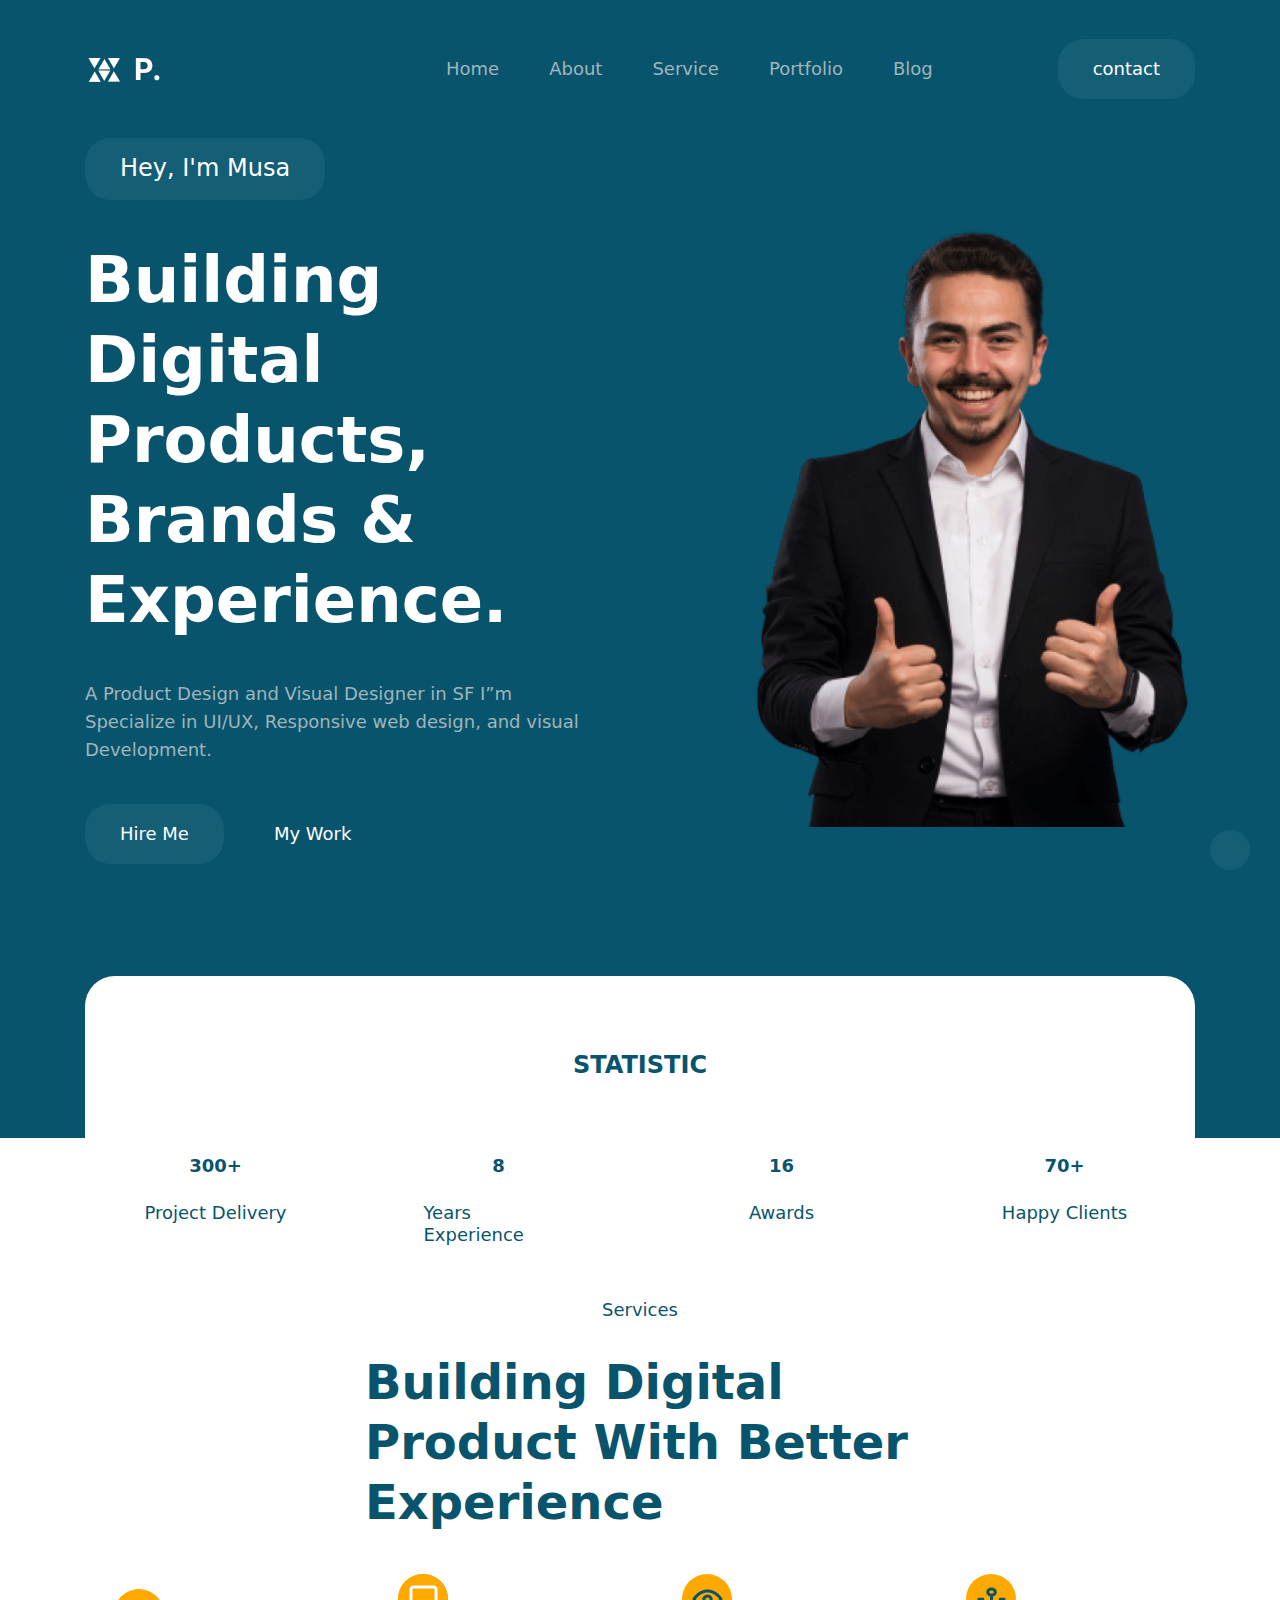
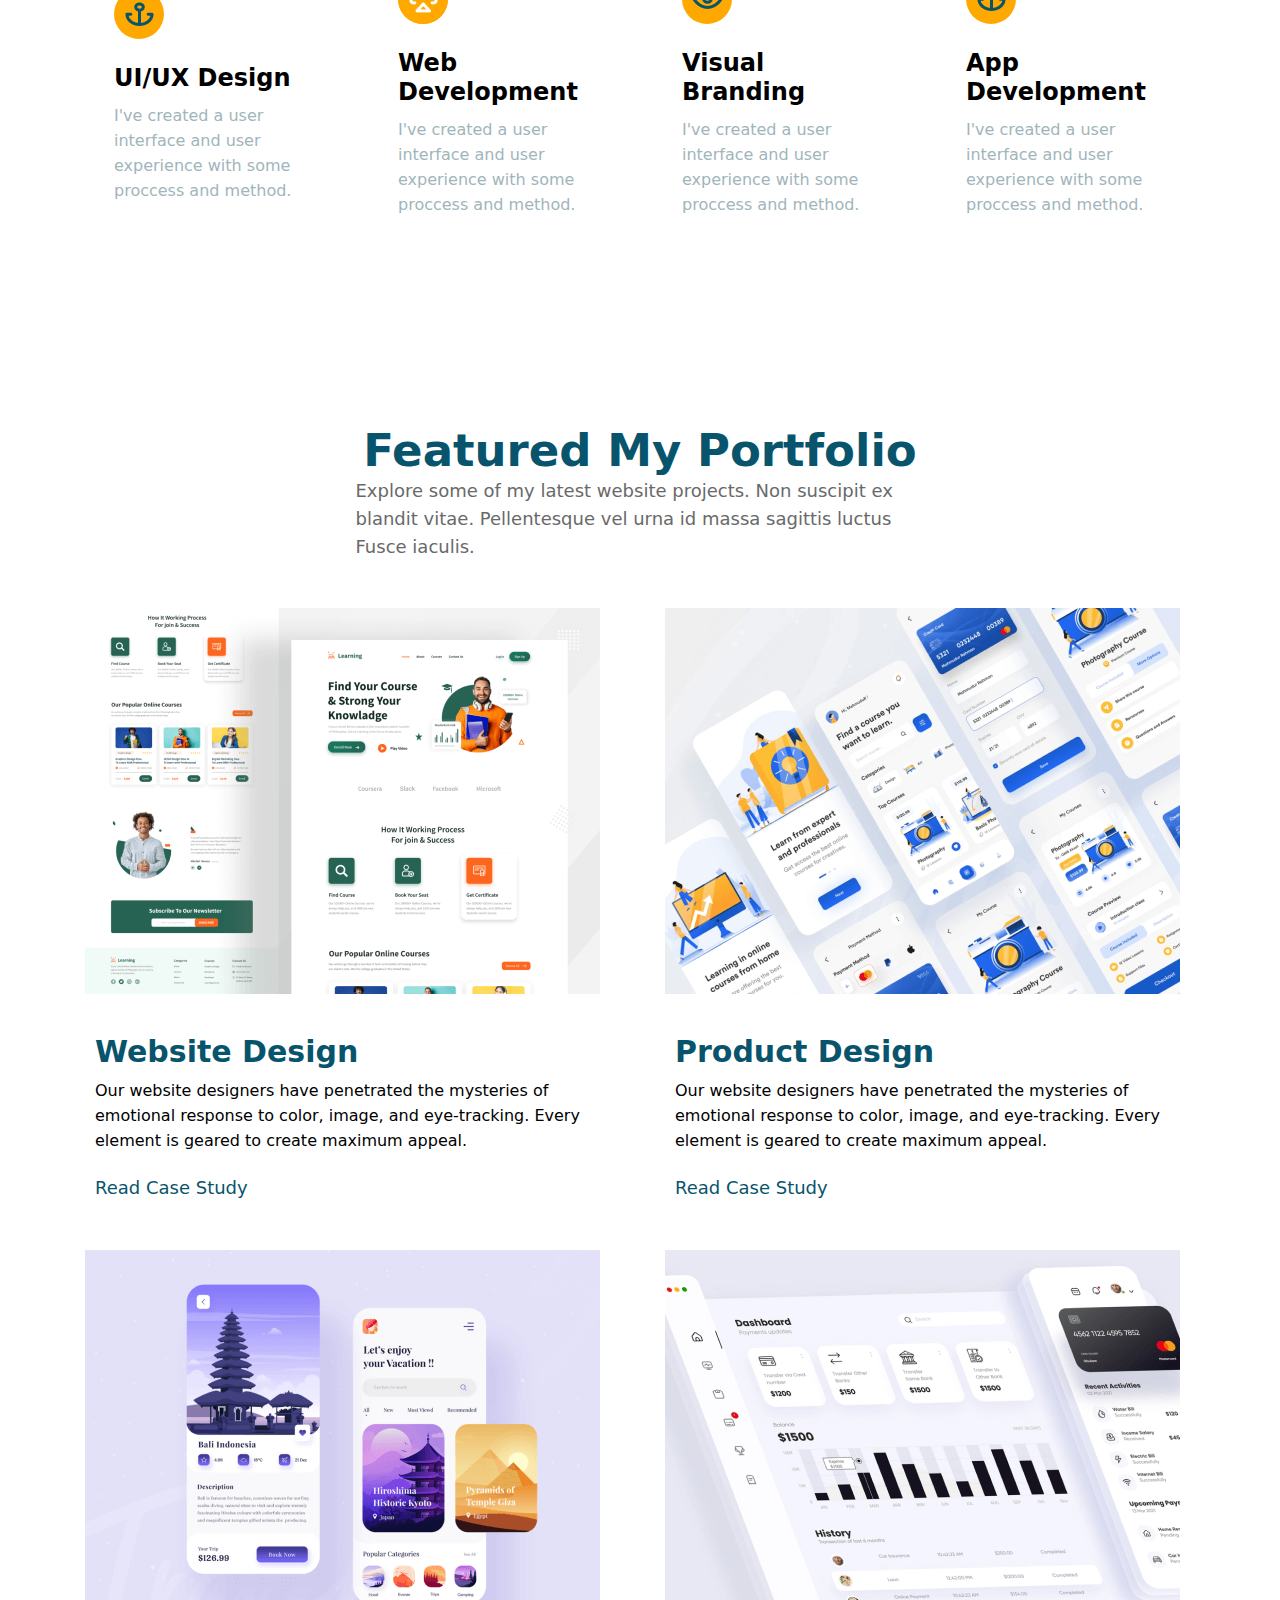
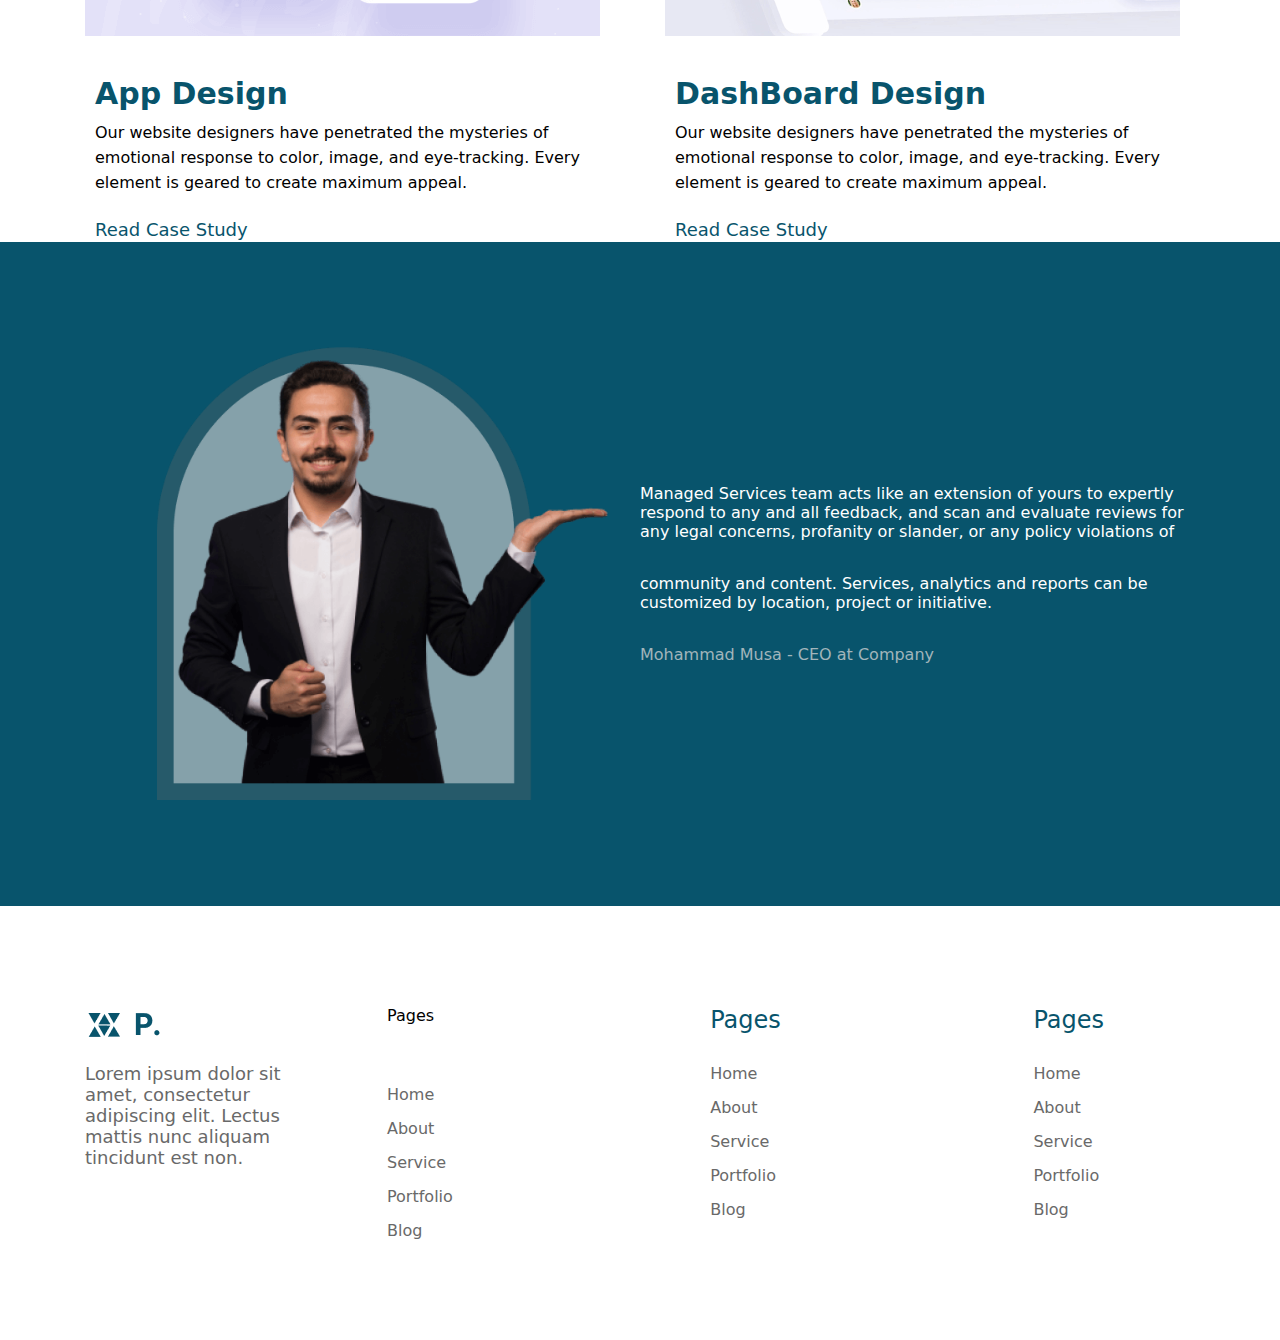
<file: index.html>
<!DOCTYPE html>
<html lang="en">
<head>
    <meta charset="UTF-8">
    <meta name="viewport" content="width=device-width, initial-scale=1.0">
    <title>X.P.</title>
    <link rel="stylesheet" href="./css/main.min.css">
    <link rel="stylesheet" href="https://cdnjs.cloudflare.com/ajax/libs/font-awesome/6.5.2/css/all.min.css" integrity="sha512-SnH5WK+bZxgPHs44uWIX+LLJAJ9/2PkPKZ5QiAj6Ta86w+fsb2TkcmfRyVX3pBnMFcV7oQPJkl9QevSCWr3W6A==" crossorigin="anonymous" referrerpolicy="no-referrer" />
</head>
<body>
    
    <header class="header">
        <div class="container">
            <section class="navbar">
                <div class="navbar__logo">
                    <img src="./assets/images/logo.png" alt="">
                </div>
                <div class="navbar__wrapper">
                    <div class="navbar__burger">
                        <span></span>
                        <span></span>
                        <span></span>
                    </div>
                    <ul class="navbar__collection">
                        <li class="navbar__item">
                            <a href="./pages/page.html">
                                <span>Home</span>
                            </a>
                        </li>
                        <li class="navbar__item">
                            <a href="#">
                                <span>About</span>
                            </a>
                         </li>
                        <li class="navbar__item">
                            <a href="#">
                                <span>Service</span>
                            </a>
                        </li>
                        <li class="navbar__item">
                            <a href="#">
                                <span>Portfolio</span>
                            </a>
                        </li>
                        <li class="navbar__item">
                            <a href="#">
                                <span>Blog</span>
                            </a>
                        </li>
                    </ul>
                    <button class="navbar__btn">
                        <span>contact</span>
                    </button>
                </div>
            </section>
        </div>
    </header>
      <a class="btn" href="#"><i class="fa-solid fa-up-long"></i></a>

    <main class="main" id="main">
        <section class="hero">
            <div class="container">
                <div class="hero__wrapper">
                    <div class="hero__content">
                        <div class="hero__btn">
                            <button>
                                <span>Hey, I'm Musa</span>
                            </button>
                        </div>
                        <div class="hero__subtitle">
                            <span>
                                Building Digital
                                Products, Brands
                                & Experience.
                            </span>
                        </div>
                        <div class="hero__desc">
                            <span>
                                A Product Design and Visual Designer in SF I”m Specialize in
                                UI/UX, Responsive web design, and visual Development. 
                            </span>
                        </div>
                        <div class="hero__comment">
                            <button>
                                <span>
                                    Hire Me
                                </span>
                            </button>
                            <span>
                                My Work
                            </span>
                        </div>
                    </div>
                    <div class="hero__img">
                        <img src="./assets/images/man.png" alt="">
                    </div>
                </div>
            </div>
        </section>
        <div class="container">
            <section class="statistic">
                <div class="statistic__block">
                    <div class="statistic__subtitle">
                        <span>
                            STATISTIC
                        </span>
                    </div>
                    <div class="statistic__wrapper">
                        <div class="statistic__card">
                            <div class="statistic__card__desc">
                                <p>
                                    300+
                                </p>
                            </div>
                            <div class="statistic__card__text">
                                <p>
                                    Project Delivery
                                </p>
                            </div>
                        </div>
                        <div class="statistic__card">
                            <div class="statistic__card__desc">
                                <p>
                                    8
                                </p>
                            </div>
                            <div class="statistic__card__text">
                                <p>
                                    Years Experience
                                </p>
                            </div>
                        </div>
                        <div class="statistic__card">
                            <div class="statistic__card__desc">
                                <p>
                                    16
                                </p>
                            </div>
                            <div class="statistic__card__text">
                                <p>
                                    Awards
                                </p>
                            </div>
                        </div>
                        <div class="statistic__card">
                            <div class="statistic__card__desc">
                                <p>
                                    70+
                                </p>
                            </div>
                            <div class="statistic__card__text">
                                <p>
                                    Happy Clients
                                </p>
                            </div>
                        </div>
                    </div>
                </div>
            </section>
            <section class="servis">
                <div class="servis__block">
                    <div class="servis__subtitle">
                        <p>
                            Services
                        </p>
                    </div>
                    <div class="servis__desc">
                        <p>
                            Building Digital Product
                            With Better Experience
                        </p>
                    </div>
                    <div class="servis__wrapper">
                        <div class="servis__card">
                            <div class="servis__img">
                                <img src="./assets/images/servis-card1.png" alt="">
                            </div>
                            <div class="servis__title">
                                <p>
                                    UI/UX Design
                                </p>
                            </div>
                            <div class="servis__text">
                                <p>
                                    I've created a user interface
                                    and user experience with
                                    some proccess and method.
                                </p>
                            </div>
                        </div>
                        <div class="servis__card">
                            <div class="servis__img">
                                <img src="./assets/images/servis-card2.png" alt="">
                            </div>
                            <div class="servis__title">
                                <p>
                                    Web Development
                                </p>
                            </div>
                            <div class="servis__text">
                                <p>
                                    I've created a user interface
                                    and user experience with
                                    some proccess and method.
                                </p>
                            </div>
                        </div>
                        <div class="servis__card">
                            <div class="servis__img">
                                <img src="./assets/images/servis-card3.png" alt="">
                            </div>
                            <div class="servis__title">
                                <p>
                                    Visual Branding
                                </p>
                            </div>
                            <div class="servis__text">
                                <p>
                                    I've created a user interface
                                    and user experience with
                                    some proccess and method.
                                </p>
                            </div>
                        </div>
                        <div class="servis__card">
                            <div class="servis__img">
                                <img src="./assets/images/servis-card1.png" alt="">
                            </div>
                            <div class="servis__title">
                                <p>
                                    App Development
                                </p>
                            </div>
                            <div class="servis__text">
                                <p>
                                    I've created a user interface
                                    and user experience with
                                    some proccess and method.
                                </p>
                            </div>
                        </div>
                    </div>
                </div>
            </section>
            <section class="portfolio">
                <div class="portfolio__block">
                    <div class="portfolio__subtitle">
                        <p>
                            Featured My Portfolio
                        </p>
                    </div>
                    <div class="portfolio__desc">
                        <p>
                            Explore some of my latest website projects. Non suscipit ex blandit
                            vitae. Pellentesque vel urna id massa sagittis luctus Fusce iaculis.
                        </p>
                    </div>
                    <div class="portfolio__wrapper">
                        <div class="portfolio__card">
                            <div class="portfolio__img">
                                <img src="./assets/images/portfolio-card1.png" alt="">
                            </div>
                            <div class="portfolio__content">
                                <div class="portfolio__card__title">
                                    <p>
                                        Website Design
                                    </p>
                                </div>
                                <div class="portfolio__card__text">
                                    <p>
                                        Our website designers have penetrated the mysteries of
                                        emotional response to color, image,  and eye-tracking.
                                        Every element is geared to create maximum appeal.
                                    </p>
                                </div>
                                <button class="portfolio__btn">
                                    <p>
                                        Read Case Study
                                    </p>
                                </button>
                            </div>
                        </div>
                        <div class="portfolio__card">
                            <div class="portfolio__img">
                                <img src="./assets/images/portfolio-card2.png" alt="">
                            </div>
                            <div class="portfolio__content">
                                <div class="portfolio__card__title">
                                    <p>
                                        Product Design
                                    </p>
                                </div>
                                <div class="portfolio__card__text">
                                    <p>
                                        Our website designers have penetrated the mysteries of
                                        emotional response to color, image,  and eye-tracking.
                                        Every element is geared to create maximum appeal.
                                    </p>
                                </div>
                                <button class="portfolio__btn">
                                    <p>
                                        Read Case Study
                                    </p>
                                </button>
                            </div>
                        </div>
                        <div class="portfolio__card">
                            <div class="portfolio__img">
                                <img src="./assets/images/portfolio-card3.png" alt="">
                            </div>
                            <div class="portfolio__content">
                                <div class="portfolio__card__title">
                                    <p>
                                        App Design
                                    </p>
                                </div>
                                <div class="portfolio__card__text">
                                    <p>
                                        Our website designers have penetrated the mysteries of
                                        emotional response to color, image,  and eye-tracking.
                                        Every element is geared to create maximum appeal.
                                    </p>
                                </div>
                                <button class="portfolio__btn">
                                    <p>
                                        Read Case Study
                                    </p>
                                </button>
                            </div>
                        </div>
                        <div class="portfolio__card">
                            <div class="portfolio__img">
                                <img src="./assets/images/portfolio-card4.png" alt="">
                            </div>
                            <div class="portfolio__content">
                                <div class="portfolio__card__title">
                                    <p>
                                        DashBoard Design
                                    </p>
                                </div>
                                <div class="portfolio__card__text">
                                    <p>
                                        Our website designers have penetrated the mysteries of
                                        emotional response to color, image,  and eye-tracking.
                                        Every element is geared to create maximum appeal.
                                    </p>
                                </div>
                                <button class="portfolio__btn">
                                    <p>
                                        Read Case Study
                                    </p>
                                </button>
                            </div>
                        </div>
                         
                    </div>
                </div>
            </section>
        </div>    
        <section class="manager">
            <div class="container">
              <div class="manager__wrapper">
                <div class="manager__img">
                  <img src="./assets/images/man-information.png" alt="">
                </div>
                <div class="manager__content">
                  <p>
                    Managed Services team acts like an extension of yours to
                    expertly respond to any and all feedback, and scan and evaluate
                    reviews for any legal concerns, profanity or slander, or any
                    policy violations of
                  </p>
                  <p>
                    community and content. Services, analytics and reports can be
                    customized by location, project or initiative.
                  </p>
                  <p>Mohammad Musa  - CEO at Company</p>
                </div>
              </div>
            </div>
        </section>
    </main>

    <footer class="footer" id="footer">
        <div class="container">
            <div class="footer__wrapper">
                <div div class="footer__logo">
                        <div class="footer__logos">
                            <img src="./assets/images/logo-hover.png" alt="">
                            <p>Lorem ipsum dolor sit amet, consectetur
                            adipiscing elit. Lectus mattis nunc
                            aliquam tincidunt est non.
                            </p>
                        </div>
                        <div class="footer__icon">
                            <i class="fa-brands fa-facebook"></i>
                            <i class="fa-brands fa-telegram"></i>
                            <i class="fa-brands fa-instagram"></i>
                            <i class="fa-brands fa-twitter"></i>
                        </div>
                </div>
                <div class="footer__content">
                    <div class="footer__context"
                        <p>Pages</p>
                        <ul class="footer__collection">
                                <li class="footer__item">Home</li>
                                <li class="footer__item">About</li>
                                <li class="footer__item">Service</li>
                                <li class="footer__item">Portfolio</li>
                                <li class="footer__item">Blog</li>
                        </ul>
                    </div>
                    <div class="footer__context">
                        <p>Pages</p>
                        <ul class="footer__collection">
                                <li class="footer__item">Home</li>
                                <li class="footer__item">About</li>
                                <li class="footer__item">Service</li>
                                <li class="footer__item">Portfolio</li>
                                <li class="footer__item">Blog</li>
                        </ul>
                    </div>
                    <div class="footer__context">
                        <p>Pages</p>
                        <ul class="footer__collection">
                                <li class="footer__item">Home</li>
                                <li class="footer__item">About</li>
                                <li class="footer__item">Service</li>
                                <li class="footer__item">Portfolio</li>
                                <li class="footer__item">Blog</li>
                        </ul>
                    </div>
                </div>
            </div>
        </div>
</footer>

    <script src="./js/main.js"></script>
</body>
</html>
</file>
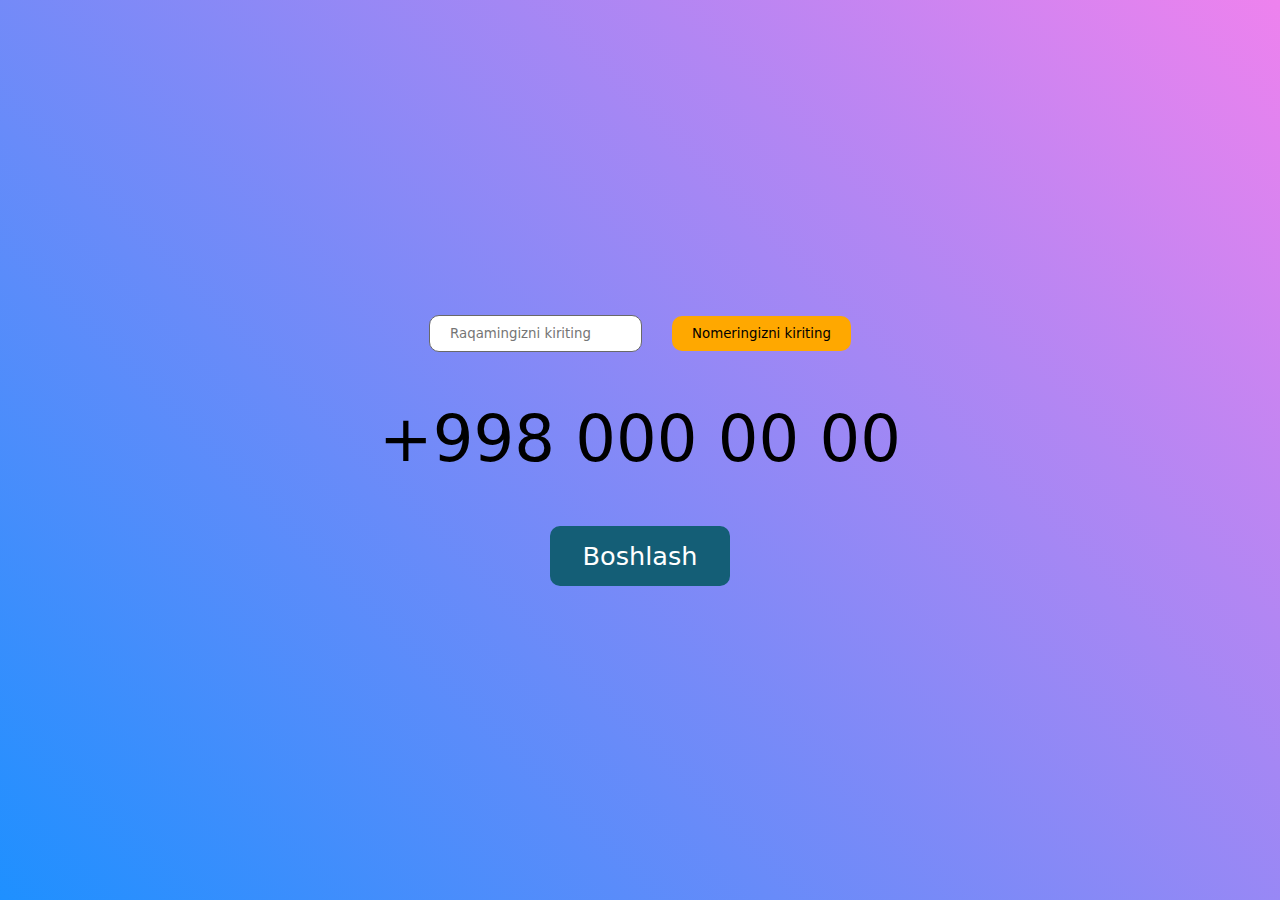
<file: pages/page.html>
<!DOCTYPE html>
<html lang="en">
<head>
    <meta charset="UTF-8">
    <meta name="viewport" content="width=device-width, initial-scale=1.0">
    <title>Omad-show</title>
    <link rel="stylesheet" href="../css/main.min.css">
</head>
<body>

    <main class="main">
        <section class="main__hero">
            <form class="main__form" action="">
                <input class="main__input" type="text" placeholder="Raqamingizni kiriting">
                <button type="submit" class="main__submit">Nomeringizni kiriting</button>
            </form>
            <p class="main__title">+998 000 00 00</p>
            <button class="main__btn">
                <span>
                    Boshlash    
                </span>
            </button>
        </section>
    </main>



    <script src="../js/app.js"></script>
</body>
</html>
</file>
<file: css/main.min.css>
*{margin:0;padding:0;box-sizing:border-box;font-family:system-ui,-apple-system,BlinkMacSystemFont,"Segoe UI",Roboto,Oxygen,Ubuntu,Cantarell,"Open Sans","Helvetica Neue",sans-serif;scroll-behavior:smooth}.container{width:100%;max-width:1142px;padding:0 16px;margin:0 auto}a{text-decoration:inherit;color:inherit}li{list-style:none}span{color:inherit}button{cursor:pointer}img{max-width:100%}input{outline:none;border:1px solid dimgray}.header{width:100%;height:138px;background:#08546c;display:flex;justify-content:center;align-items:center;flex-direction:row;position:sticky;top:0;left:0}.header.shrink{background:rgba(8,85,108,.831372549);height:80px}.navbar{width:100%;display:flex;justify-content:space-between;align-items:center;flex-direction:row;height:58px}.navbar__logo{width:15%;height:37px;transition:.5s}.navbar__logo:hover{cursor:pointer;transform:rotate(15deg)}.navbar__wrapper{display:flex;justify-content:space-between;align-items:center;flex-direction:row;gap:50px}.navbar__collection{width:50%;height:22px;display:flex;justify-content:center;align-items:center;flex-direction:row;gap:50px}.navbar__item{color:#a1b5bb;font-size:18px;font-weight:400;line-height:22px;transition:.5s}.navbar__item:hover{opacity:.7}.navbar__item:active{transform:scale(0.7)}.navbar__btn{padding:16px 35px;border:none;outline:none;transition:.5s;border-radius:25px;background:#145e76;color:#fff;font-size:18px;font-weight:400;line-height:28px}.navbar__btn:hover{cursor:pointer;opacity:.7;background:#ffa800}.navbar__btn:active{transform:scale(0.9)}.navbar__burger{width:30px;display:flex;justify-content:center;align-items:center;flex-direction:column;gap:5px;display:none}.navbar__burger span{width:100%;height:3px;background:#fff}.navbar__show{position:fixed;top:0;transition:.3s;right:0;width:150px;height:100vh;background-color:#145e76;display:flex;justify-content:center;align-items:center;flex-direction:column;gap:10px}@media(max-width: 800px){.navbar__logo{height:30px}.navbar__collection{gap:36px}.navbar__item{font-size:16px;font-weight:400;line-height:18px}.navbar__btn{padding:16px 25px;border:none;outline:none;transition:.5s;border-radius:25px;background:#145e76;color:#fff;font-size:18px;font-weight:400;line-height:28px}.navbar__btn:hover{cursor:pointer;opacity:.7;background:#ffa800}.navbar__btn:active{transform:scale(0.9)}}@media(max-width: 670px){.navbar__collection{display:none}.navbar__burger{display:flex;justify-content:center;align-items:center;flex-direction:column}.navbar__btn{display:none}.navbar__show{display:flex;justify-content:start;align-items:start;flex-direction:column;gap:20px;padding:50px 15px}.navbar__show .navbar__collection{display:block;gap:10px}.navbar__show .navbar__item{font-size:18px;line-height:36px;color:#fff}}.hero{width:100%;min-height:1000px;background:#08546c}.hero__wrapper{width:100%;display:flex;justify-content:start;align-items:center;flex-direction:row;gap:34px}.hero__content{width:50%;display:flex;justify-content:start;align-items:start;flex-direction:column;gap:40px}.hero__btn{width:100%;display:flex;justify-content:start;align-items:start;flex-direction:row}.hero__btn button{padding:16px 35px;border:none;outline:none;transition:.5s;border-radius:25px;background:#145e76;color:#fff;font-size:18px;font-weight:400;line-height:28px}.hero__btn button:hover{cursor:pointer;opacity:.7;background:#ffa800}.hero__btn button:active{transform:scale(0.9)}.hero__btn button span{font-size:24px;font-weight:400}.hero__subtitle{width:100%}.hero__subtitle span{font-size:64px;font-weight:700;line-height:80px;color:#fff}.hero__desc{width:95%}.hero__desc span{font-size:18px;color:#a1b5bb;font-weight:400;line-height:28px}.hero__comment{width:100%;display:flex;justify-content:start;align-items:center;flex-direction:row;gap:50px}.hero__comment button{padding:16px 35px;border:none;outline:none;transition:.5s;border-radius:25px;background:#145e76;color:#fff;font-size:18px;font-weight:400;line-height:28px}.hero__comment button:hover{cursor:pointer;opacity:.7;background:#ffa800}.hero__comment button:active{transform:scale(0.9)}.hero__comment span{font-size:18px;font-weight:400;color:#fff;line-height:28px}.hero__img{width:50%}.hero__img img{width:100%}@media(max-width: 1090px){.hero__subtitle span{font-size:56px;line-height:70px}.hero__desc span{font-size:16px;line-height:24px}.hero__btn button{padding:16px 35px;border:none;outline:none;transition:.5s;border-radius:25px;background:#145e76;color:#fff;font-size:18px;font-weight:400;line-height:28px}.hero__btn button:hover{cursor:pointer;opacity:.7;background:#ffa800}.hero__btn button:active{transform:scale(0.9)}.hero__btn button span{font-size:18px}}@media(max-width: 900px){.hero{min-height:800px}.hero__content{gap:30px}.hero__subtitle span{font-size:42px;line-height:60px}}@media(max-width: 735px){.hero{min-height:700px}.hero__subtitle span{font-size:36px;line-height:50px}.hero__desc span{font-size:14px;line-height:18px}.hero__btn button{padding:16px 35px;border:none;outline:none;transition:.5s;border-radius:25px;background:#145e76;color:#fff;font-size:18px;font-weight:400;line-height:28px}.hero__btn button:hover{cursor:pointer;opacity:.7;background:#ffa800}.hero__btn button:active{transform:scale(0.9)}.hero__btn button span{font-size:16px}}@media(max-width: 650px){.hero{min-height:600px}.hero__subtitle span{font-size:28px;line-height:40px}.hero__comment button{padding:10px 20px;border:none;outline:none;transition:.5s;border-radius:25px;background:#145e76;color:#fff;font-size:18px;font-weight:400;line-height:28px}.hero__comment button:hover{cursor:pointer;opacity:.7;background:#ffa800}.hero__comment button:active{transform:scale(0.9)}.hero__comment button span{font-size:14px}.hero__comment span{font-size:14px}}@media(max-width: 500px){.hero__subtitle span{font-size:22px;line-height:30px}.hero__btn button{padding:15px 25px;border:none;outline:none;transition:.5s;border-radius:25px;background:#145e76;color:#fff;font-size:18px;font-weight:400;line-height:28px}.hero__btn button:hover{cursor:pointer;opacity:.7;background:#ffa800}.hero__btn button:active{transform:scale(0.9)}.hero__btn button span{font-size:16px}.hero__comment button{padding:8px 12px;border:none;outline:none;transition:.5s;border-radius:25px;background:#145e76;color:#fff;font-size:18px;font-weight:400;line-height:28px}.hero__comment button:hover{cursor:pointer;opacity:.7;background:#ffa800}.hero__comment button:active{transform:scale(0.9)}}@media(max-width: 425px){.hero__subtitle span{font-size:20px;line-height:28px}.hero__btn button{padding:15px 25px;border:none;outline:none;transition:.5s;border-radius:25px;background:#145e76;color:#fff;font-size:18px;font-weight:400;line-height:28px}.hero__btn button:hover{cursor:pointer;opacity:.7;background:#ffa800}.hero__btn button:active{transform:scale(0.9)}.hero__btn button span{font-size:16px}.hero__comment{gap:20px}.hero__comment button{padding:5px 10px;border:none;outline:none;transition:.5s;border-radius:25px;background:#145e76;color:#fff;font-size:18px;font-weight:400;line-height:28px}.hero__comment button:hover{cursor:pointer;opacity:.7;background:#ffa800}.hero__comment button:active{transform:scale(0.9)}.hero__comment button span{font-size:14px;line-height:18px}.hero__comment span{font-size:14px;line-height:18px}}@media(max-width: 365px){.hero__comment{gap:10px}.hero__comment button{padding:5px 5px;border:none;outline:none;transition:.5s;border-radius:25px;background:#145e76;color:#fff;font-size:18px;font-weight:400;line-height:28px}.hero__comment button:hover{cursor:pointer;opacity:.7;background:#ffa800}.hero__comment button:active{transform:scale(0.9)}.hero__comment button span{font-size:14px;line-height:18px}}.statistic{width:100%;min-height:323px;margin-top:-162px;background:#fff;border-radius:30px;display:flex;justify-content:center;align-items:center;flex-direction:row}.statistic__block{width:90%;height:167px;display:flex;justify-content:start;align-items:center;flex-direction:column;gap:79px}.statistic__subtitle{width:100%;height:auto;display:flex;justify-content:center;align-items:center;flex-direction:column}.statistic__subtitle span{font-size:24px;font-weight:600;line-height:22px;color:#08546c}.statistic__wrapper{width:100%;height:auto;display:flex;justify-content:space-between;align-items:start;flex-direction:row}.statistic__card{width:150px;height:66px;display:flex;justify-content:start;align-items:start;flex-direction:column;gap:25px}.statistic__card__desc{width:100%;text-align:center}.statistic__card__desc p{font-size:18px;color:#08546c;font-weight:600;line-height:22px}.statistic__card__text{width:100%;display:flex;justify-content:center;align-items:center;flex-direction:row}.statistic__card__text p{font-size:18px;font-weight:400;line-height:22px;color:#08546c}@media(max-width: 800px){.statistic__block{gap:60px}.statistic__card{gap:15px}.statistic__card__text p{font-size:16px}}@media(max-width: 650px){.statistic__block{gap:50px}.statistic__card{gap:15px}.statistic__card__text p{font-size:14px}}@media(max-width: 550px){.statistic__block{gap:50px}.statistic__wrapper{display:flex;justify-content:center;align-items:center;flex-direction:column;gap:40px}.statistic__card{width:100%}.statistic__card__text p{font-size:18px}}.servis{width:100%}.servis__block{width:100%;min-height:494px;display:flex;justify-content:start;align-items:center;flex-direction:column;gap:30px}.servis__subtitle{width:76px;height:23px}.servis__subtitle p{font-size:18px;color:#08546c}.servis__desc{width:550px;height:120px}.servis__desc p{font-size:48px;font-weight:600;line-height:60px;color:#08546c}.servis__wrapper{width:100%;display:flex;justify-content:center;align-items:center;flex-direction:row;gap:26px;margin-top:40px}.servis__card{width:calc(25% - 19.5px);padding:32px 29px;display:flex;justify-content:start;align-items:start;flex-direction:column;gap:10px;transition:.5s}.servis__card:hover{background:#08546c;cursor:pointer}.servis__card:hover__title{color:#fff}.servis__card:hover__text{color:#a1b5bb}.servis__img{width:50px;height:50px;border-radius:50%;background:#ffa800;display:flex;justify-content:center;align-items:center;flex-direction:row}.servis__title{margin-top:15px}.servis__title p{font-size:24px;font-weight:600;line-height:29px}.servis__text{width:215px;height:73px}.servis__text p{font-size:16px;font-weight:400;line-height:25px;color:#a1b5bb}@media(max-width: 1100px){.servis__block{gap:18px}.servis__desc p{font-size:36px;line-height:50px}.servis__wrapper{display:flex;justify-content:center;align-items:center;flex-direction:row;gap:18px}.servis__title p{font-size:18px}}@media(max-width: 975px){.servis__wrapper{display:flex;justify-content:center;align-items:center;flex-direction:row;flex-wrap:wrap;gap:26px}.servis__card{display:flex;justify-content:center;align-items:center;flex-direction:column;width:calc(50% - 13px)}}@media(max-width: 550px){.servis{margin-top:300px}.servis__desc{width:90%;text-align:center}.servis__desc p{font-size:28px}.servis__wrapper{display:flex;justify-content:center;align-items:center;flex-direction:column;gap:20px}.servis__card{width:100%}}.portfolio{width:100%;height:auto;margin-top:200px}.portfolio__block{width:100%;max-height:1450px;display:flex;justify-content:start;align-items:center;flex-direction:column;gap:10px}.portfolio__subtitle{width:100%;height:58px;display:flex;justify-content:center;align-items:center;flex-direction:row}.portfolio__subtitle p{font-size:45px;font-weight:600;line-height:56.25px;color:#08546c}.portfolio__desc{width:569px;height:58px;display:flex;justify-content:center;align-items:center;flex-direction:row}.portfolio__desc p{font-size:18px;font-weight:400;line-height:28px;color:dimgray}.portfolio__wrapper{width:100%;height:auto;display:flex;justify-content:space-between;align-items:start;flex-direction:row;flex-wrap:wrap;margin-top:50px;gap:50px}.portfolio__card{width:calc(50% - 25px);display:flex;justify-content:start;align-items:start;flex-direction:column;gap:10px}.portfolio__img{width:100%}.portfolio__content{width:100%;display:flex;justify-content:start;align-items:start;flex-direction:column;gap:10px;padding:0 10px}.portfolio__card__title{width:100%;height:30px;margin-top:30px}.portfolio__card__title p{font-size:30px;font-weight:600;line-height:28px;color:#08546c}.portfolio__card__text{width:100%;height:77px;margin-bottom:10px}.portfolio__card__text p{font-size:16px;line-height:25px;font-weight:400}.portfolio__btn{border:none;outline:none;background:inherit}.portfolio__btn p{font-size:18px;color:#08546c;font-weight:500;line-height:25px;transition:.5s}.portfolio__btn p:hover{cursor:pointer;color:#ffa800}.portfolio__btn p:active{transform:scale(0.9)}@media(max-width: 920px){.portfolio__card__text p{font-size:14px;line-height:18px}}@media(max-width: 650px){.portfolio__wrapper{display:flex;justify-content:center;align-items:center;flex-direction:column;gap:20px}.portfolio__block{gap:50px}.portfolio__desc{width:100%}.portfolio__desc p{font-size:16px}.portfolio__card{width:100%;display:flex;justify-content:center;align-items:center;flex-direction:column}.portfolio__img{width:auto}}.manager{width:100%;background:#08546c}.manager__wrapper{padding:102px 0;width:100%;display:flex;justify-content:start;align-items:center;flex-direction:row}.manager__img{width:50%}.manager__img img{width:100%;height:100%}.manager__content{width:50%;display:flex;justify-content:start;align-items:start;flex-direction:column;gap:33px}.manager__content p:nth-child(1){font-size:16px;font-weight:500;color:#fff}.manager__content p:nth-child(2){font-size:16px;font-weight:500;color:#fff}.manager__content p:nth-child(3){font-size:16px;font-weight:400;color:#a1b5bb}@media(max-width: 700px){.manager .manager__wrapper .manager__content p:nth-child(1){font-size:12px;font-weight:500;color:#fff}.manager .manager__wrapper .manager__content p:nth-child(2){font-size:12px;font-weight:500;color:#fff}}@media(max-width: 650px){.manager{margin-top:1300px}}@media(max-width: 500px){.manager{margin-top:1000px}.manager .manager__wrapper{padding:20px 0;display:flex;justify-content:start;align-items:start;flex-direction:column}.manager .manager__wrapper .manager__content{width:100%;text-align:center}.manager .manager__wrapper .manager__content p:nth-child(1){font-size:12px;font-weight:500;color:#fff}.manager .manager__wrapper .manager__content p:nth-child(2){font-size:12px;font-weight:500;color:#fff}}.footer{width:100%;padding:100px 0}.footer .footer__wrapper{width:100%;display:flex;justify-content:start;align-items:start;flex-direction:row;gap:100px}.footer .footer__logo{width:20%;display:flex;justify-content:start;align-items:start;flex-direction:column;gap:50px}.footer__logos{display:flex;justify-content:start;align-items:flex-start;flex-direction:column;gap:20px}.footer__logos p{font-size:18px;font-weight:400;color:dimgray}.footer__icon{display:flex;justify-content:center;align-items:center;flex-direction:row;gap:10px}.footer__icon i{transition:.5s;color:dimgray;font-size:23px}.footer__icon i:hover{cursor:pointer;color:#ffa800}.footer__content{width:80%;display:flex;justify-content:space-between;align-items:start;flex-direction:row}.footer__context{width:20%;height:100%;display:flex;justify-content:start;align-items:start;flex-direction:column;gap:30px}.footer__context p{font-size:24px;font-weight:500px;color:#08546c}.footer__collection{display:flex;justify-content:start;align-items:start;flex-direction:column;gap:15px}.footer__item{color:dimgray;transition:.5s}.footer__item:hover{cursor:pointer;color:#ffa800}@media(max-width: 700px){.footer .footer__wrapper .footer__content .footer__context:nth-child(3){display:none}}@media(max-width: 500px){.footer .footer__wrapper .footer__logo{width:50%}.footer .footer__wrapper .footer__content{width:50%}.footer .footer__wrapper .footer__content .footer__context:nth-child(3){display:none}.footer .footer__wrapper .footer__content .footer__context:nth-child(2){display:none}}.btn{position:fixed;bottom:30px;right:30px;width:40px;height:40px;background:#145e76;border-radius:50%;transition:.3s;display:flex;align-items:center;justify-content:center}.main{width:100%}.main__hero{width:100%;height:100vh;display:flex;justify-content:center;align-items:center;flex-direction:column;gap:50px;background:linear-gradient(45deg, dodgerblue, violet)}.main__form{width:100%;display:flex;justify-content:center;align-items:center;flex-direction:row;gap:30px}.main__input{padding:10px 20px;border-radius:10px}.main__submit{padding:10px 20px;background:#ffa800;border:none;border-radius:10px}.main__title{font-size:5vw}.main__btn{padding:15px 32px;border-radius:10px;border:none;background:#145e76}.main__btn span{color:#fff;font-size:2vw}/*# sourceMappingURL=main.min.css.map */
</file>
